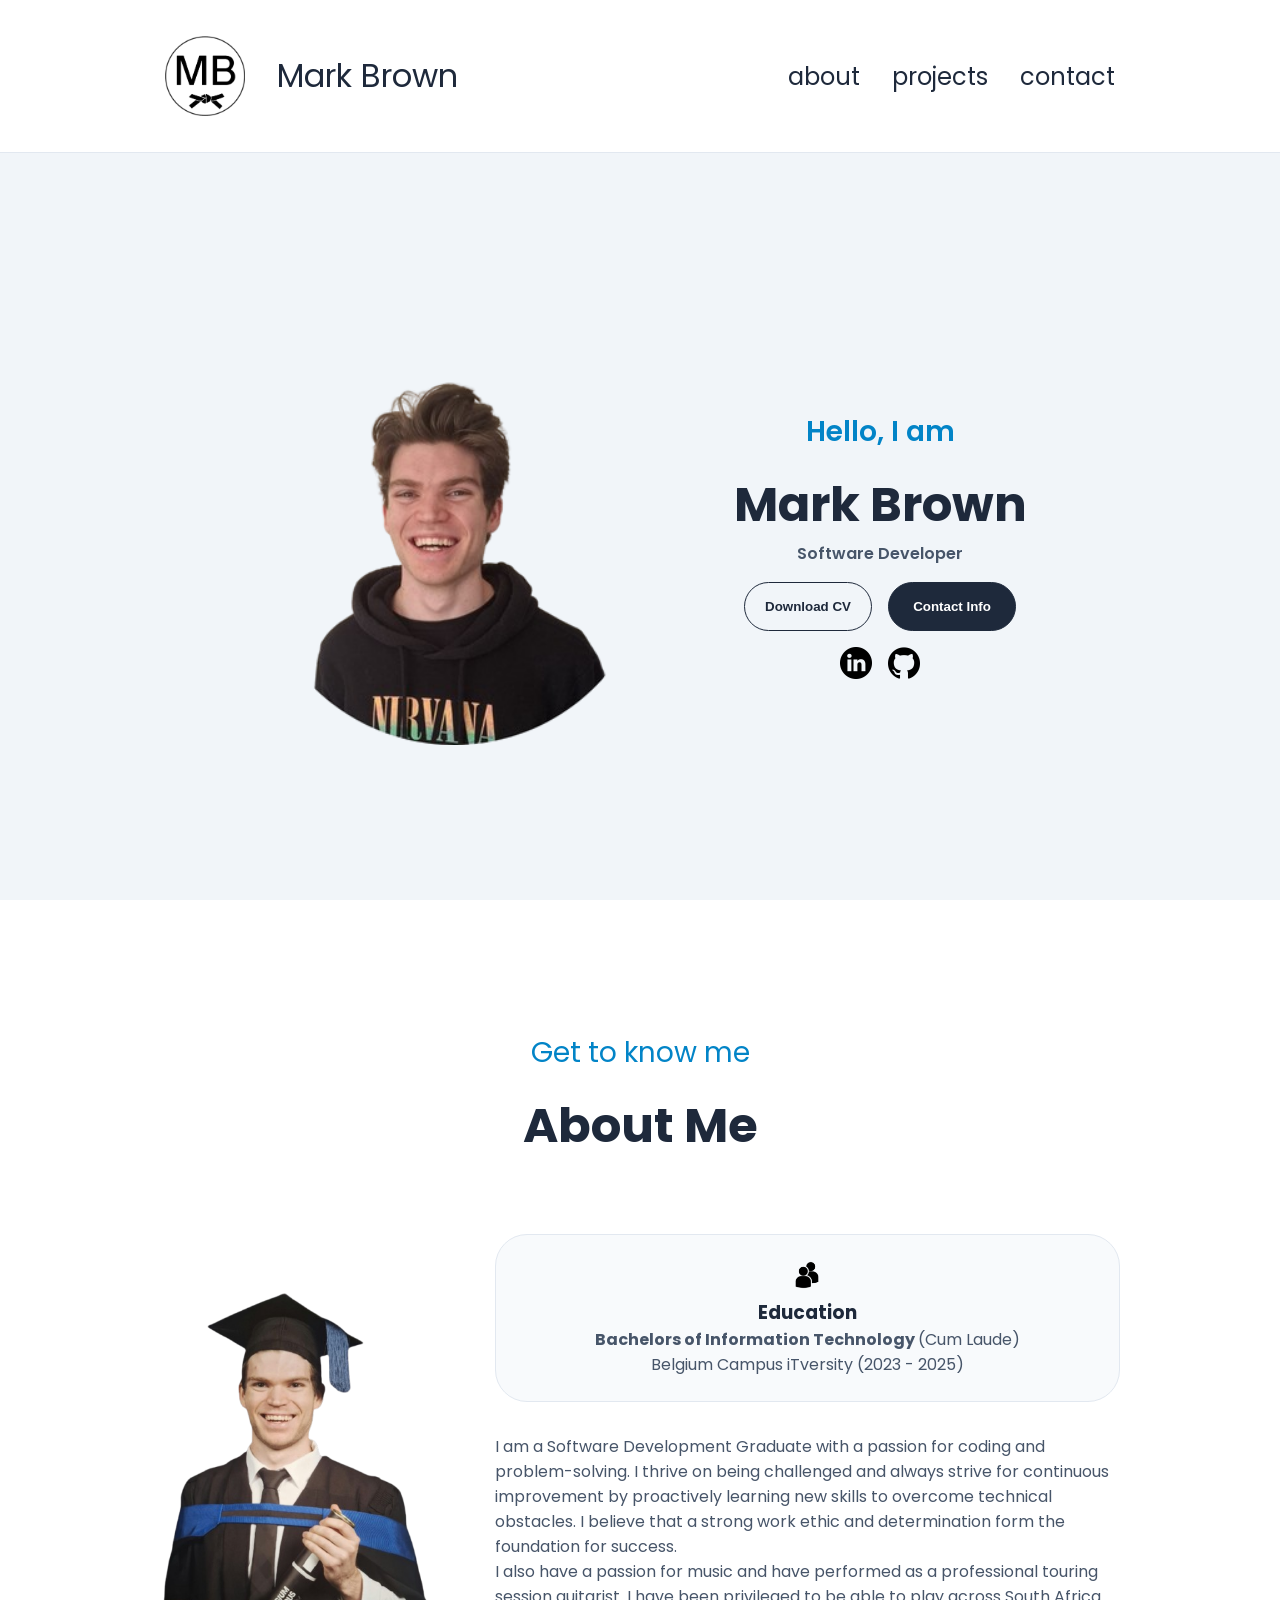
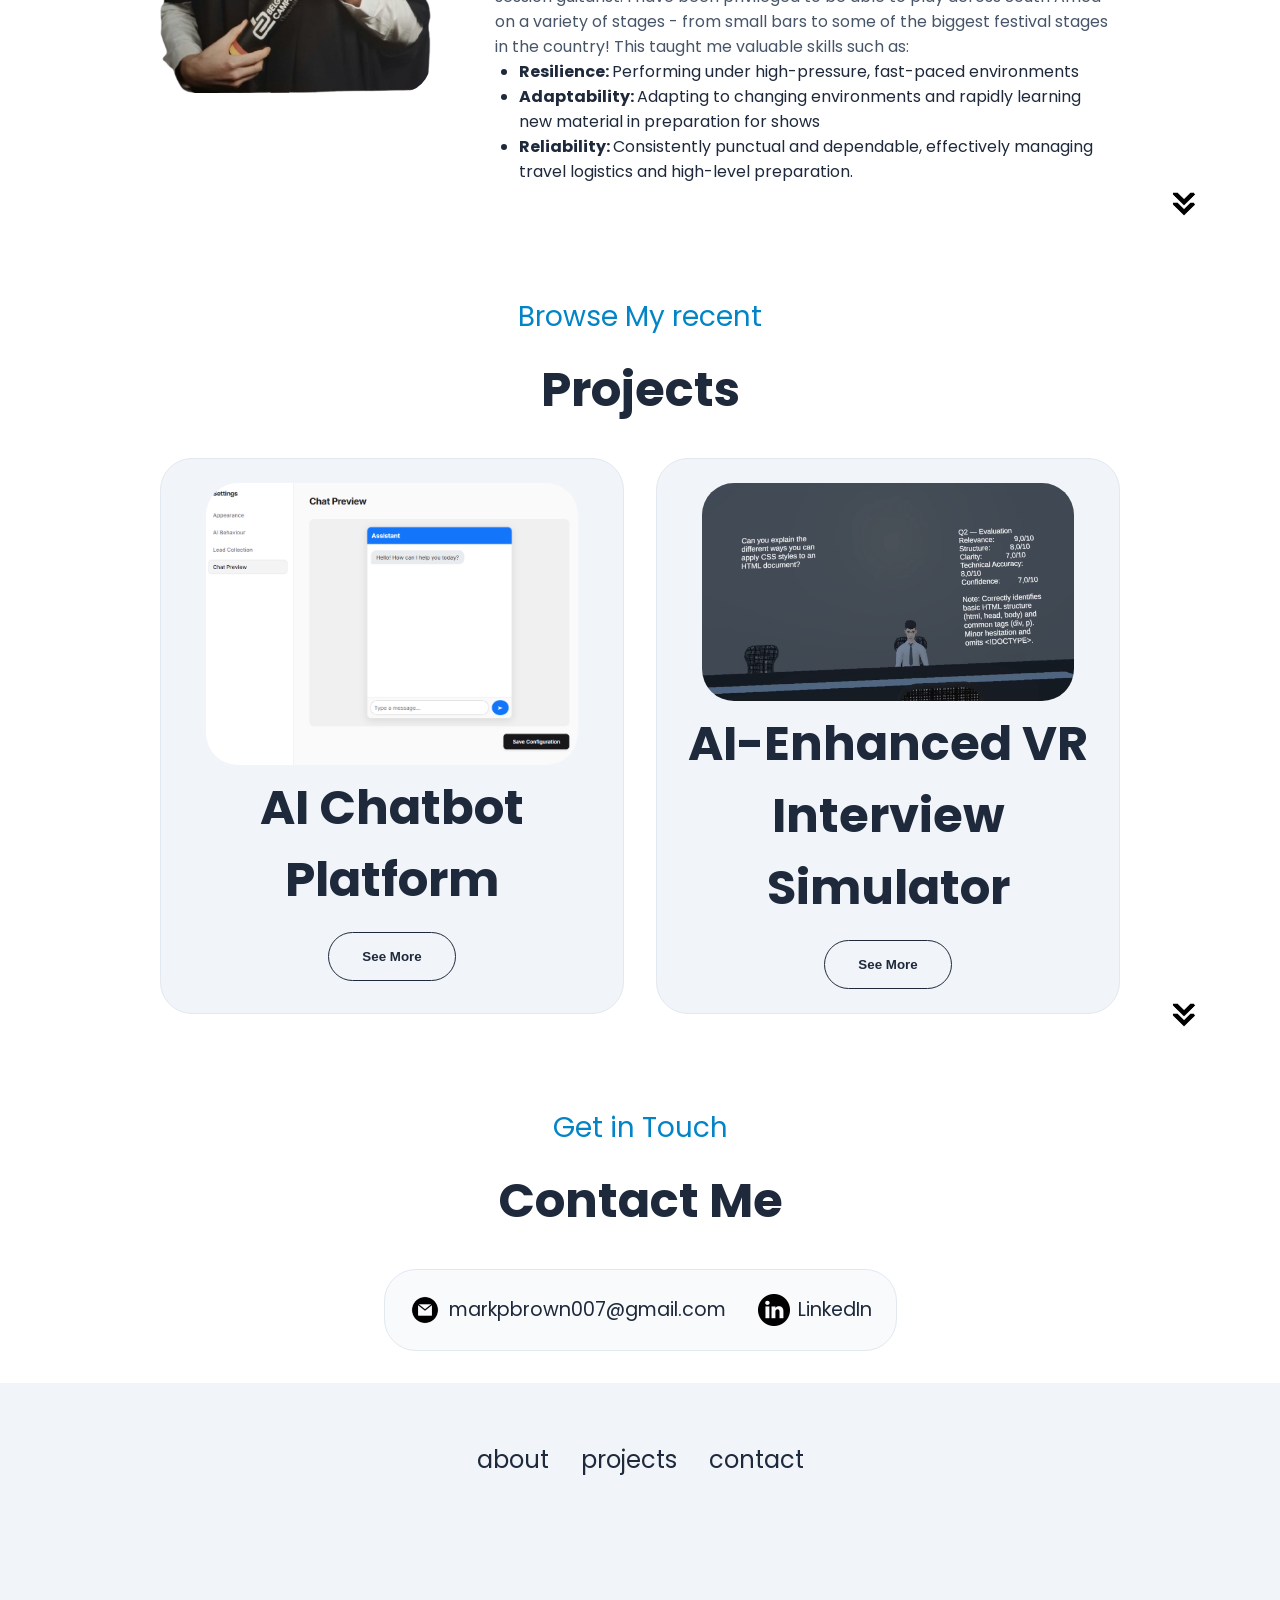
<file: index.html>
<!DOCTYPE html>
<html lang="en">
<head>
  <meta charset="UTF-8">
  <meta name="viewport" content="width=device-width, initial-scale=1.0">
  <title>Mark Brown</title>
  <link rel="stylesheet" href="style.css">
  <link rel="stylesheet" href="mediaquieries.css">
</head>
<body>

  <nav id="desktop-nav">
    <div class="logo">
      <img src="assets/logo.png" class="logo-image">
      <span class="logo-text">Mark Brown</span>
    </div>

    <div>
      <ul class="nav-links">
        <li><a href="#about">about</a></li>
        <li><a href="#projects">projects</a></li>
        <li><a href="#contact">contact</a></li>
      </ul>
    </div>
  </nav>

  <nav id="hamburger-nav">
    <div class="logo">
      <img src="assets/logo.png" class="logo-image">
      <span class="logo-text">Mark Brown</span>
    </div>
    
    <div class="hamburger-menu">
      <div class="hamburger-icon" onclick="toggleMenu()">
        <span></span>
        <span></span>
        <span></span>
      </div>

      <div class="menu-links">
        <li><a href="#about" onclick="toggleMenu()">about</a></li>
        <li><a href="#projects" onclick="toggleMenu()">projects</a></li>
        <li><a href="#contact" onclick="toggleMenu()">contact</a></li>
      </div>
    </div>
  </nav>

  <section id="profile">
    <div class="section__pic-container">
      <img src="./assets/profile-pic.png" alt="profile picture">
    </div>

    <div class="section__text">
      <p class="section__text__p1">
        Hello, I am
      </p>

      <h1 class="title">Mark Brown</h1>

      <p class="section__text__p2">Software Developer</p>
      
      <div class="btn-container">
        <button class="btn btn-color-2" onclick="window.open('./assets/Mark Brown CV.pdf')">
          Download CV
        </button>

        <button class="btn btn-color-1" onclick="location.href='#contact'">
          Contact Info
        </button>

      </div>

      <div id="socials-container">
        <img src="./assets/linkedin.png" alt="LinkedIn profile" class="icon" onclick="location.href='https://www.linkedin.com/in/mark-brown-69ba803a8/'">

        <img src="./assets/github.png" alt="GitHub profile" class="icon" onclick="location.href='https://github.com/markpbrown/markpbrown'">

      </div>
    </div>
  </section>

  <section id="about">
    <p class="section__text__p1">
      Get to know me
    </p>
    
    <h1 class="title">About Me</h1>

    <div class="section-container">
      <div class="section__pic-container">
        <img src="./assets/profile-pic-grad.png" alt="Profile Picture" class="about-pic">
      </div>

      <div class="about-details-container">
        <div class="about-containers">
          <div class="details-container">
            <img src="./assets/education.png" alt="experience icon" class="icon">

            <h3>Education</h3>
            <p><b>Bachelors of Information Technology </b>(Cum Laude)<br>Belgium Campus iTversity (2023 - 2025)</p>
          </div>
        </div>

          <div class="text-container">
            <p>
              I am a Software Development Graduate with a passion for coding and problem-solving. I thrive on being challenged and always strive for continuous improvement by proactively learning new skills to overcome technical obstacles. I believe that a strong work ethic and determination form the foundation for success.
            </p>

            <p>
              I also have a passion for music and have performed as a professional touring session guitarist. I have been privileged to be able to play across South Africa on a variety of stages - from small bars to some of the biggest festival stages in the country! 
              This taught me valuable skills such as: 

              <ul>
                <li><b>Resilience: </b>Performing under high-pressure, fast-paced environments</li>
                <li><b>Adaptability: </b>Adapting to changing environments and rapidly learning new material in preparation for shows</li>
                <li><b>Reliability: </b>Consistently punctual and dependable, effectively managing travel logistics and high-level preparation.</li>
              </ul>
            </p>
          </div>

        
      </div>
    </div>

    <img src="./assets/arrow.png" alt="arrow icon" class="icon arrow" onclick="location.href='#projects'">
  </section>

  <section id="projects">
    <p class="section__text__p1">Browse My recent</p>

    <h1 class="title">Projects</h1>

    <div class="experience-details-container">
      <div class="about-containers">
        <div class="details-container color-container">

          <div class="article-container">
            <img src="./assets/chatbot.png" alt="project 1" class="project-img">
          </div>
  
          <h2 class="experience-sub-title project title">AI Chatbot Platform</h2>
  
          <div class="btn-container">
            <button class="btn-color-2 project btn" onclick="window.location.href='./project-one.html'">See More</button>
          </div>
  
        </div>
  
        <div class="details-container color-container">
  
          <div class="article-container">
            <img src="./assets/vr.png" alt="project 2" class="project-img">
          </div>
  
          <h2 class="experience-sub-title project title">AI-Enhanced VR Interview Simulator</h2>
  
          <div class="btn-container">
            <button class="btn-color-2 project btn" onclick="window.location.href='./project-two.html'">See More</button>
          </div>
  
        </div>
      </div>
      
    </div>

    <br>
    <img src="./assets/arrow.png" alt="arrow icon" class="icon arrow" onclick="location.href='#contact'">

  </section>

  <section id="contact">
    <p class="section__text__p1">Get in Touch</p>

    <h1 class="title">Contact Me</h1>

    <div class="contact-info-upper-container">
      <div class="contact-info-container">
        <img src="./assets/email.png" alt="email icon" class="icon contact-icon">

        <p><a href="mailto:markpbrown007@gmail.com">markpbrown007@gmail.com</a></p>
      </div>

      <div class="contact-info-container">
        <img src="./assets/linkedin.png" alt="LinkedIn icon" class="icon contact-icon">

        <p><a href="https://www.linkedin.com/in/mark-brown-69ba803a8/">LinkedIn</a></p>
      </div>

  </section>
  
  <footer>
    <nav>
      <div class="nav-links-container">
        <ul class="nav-links">
          <li><a href="#about">about</a></li>
          <li><a href="#projects">projects</a></li>
          <li><a href="#contact">contact</a></li>
        </ul>
      </div>
    </nav>

  </footer>

  <script src="script.js"></script>
</body>
</html>
</file>
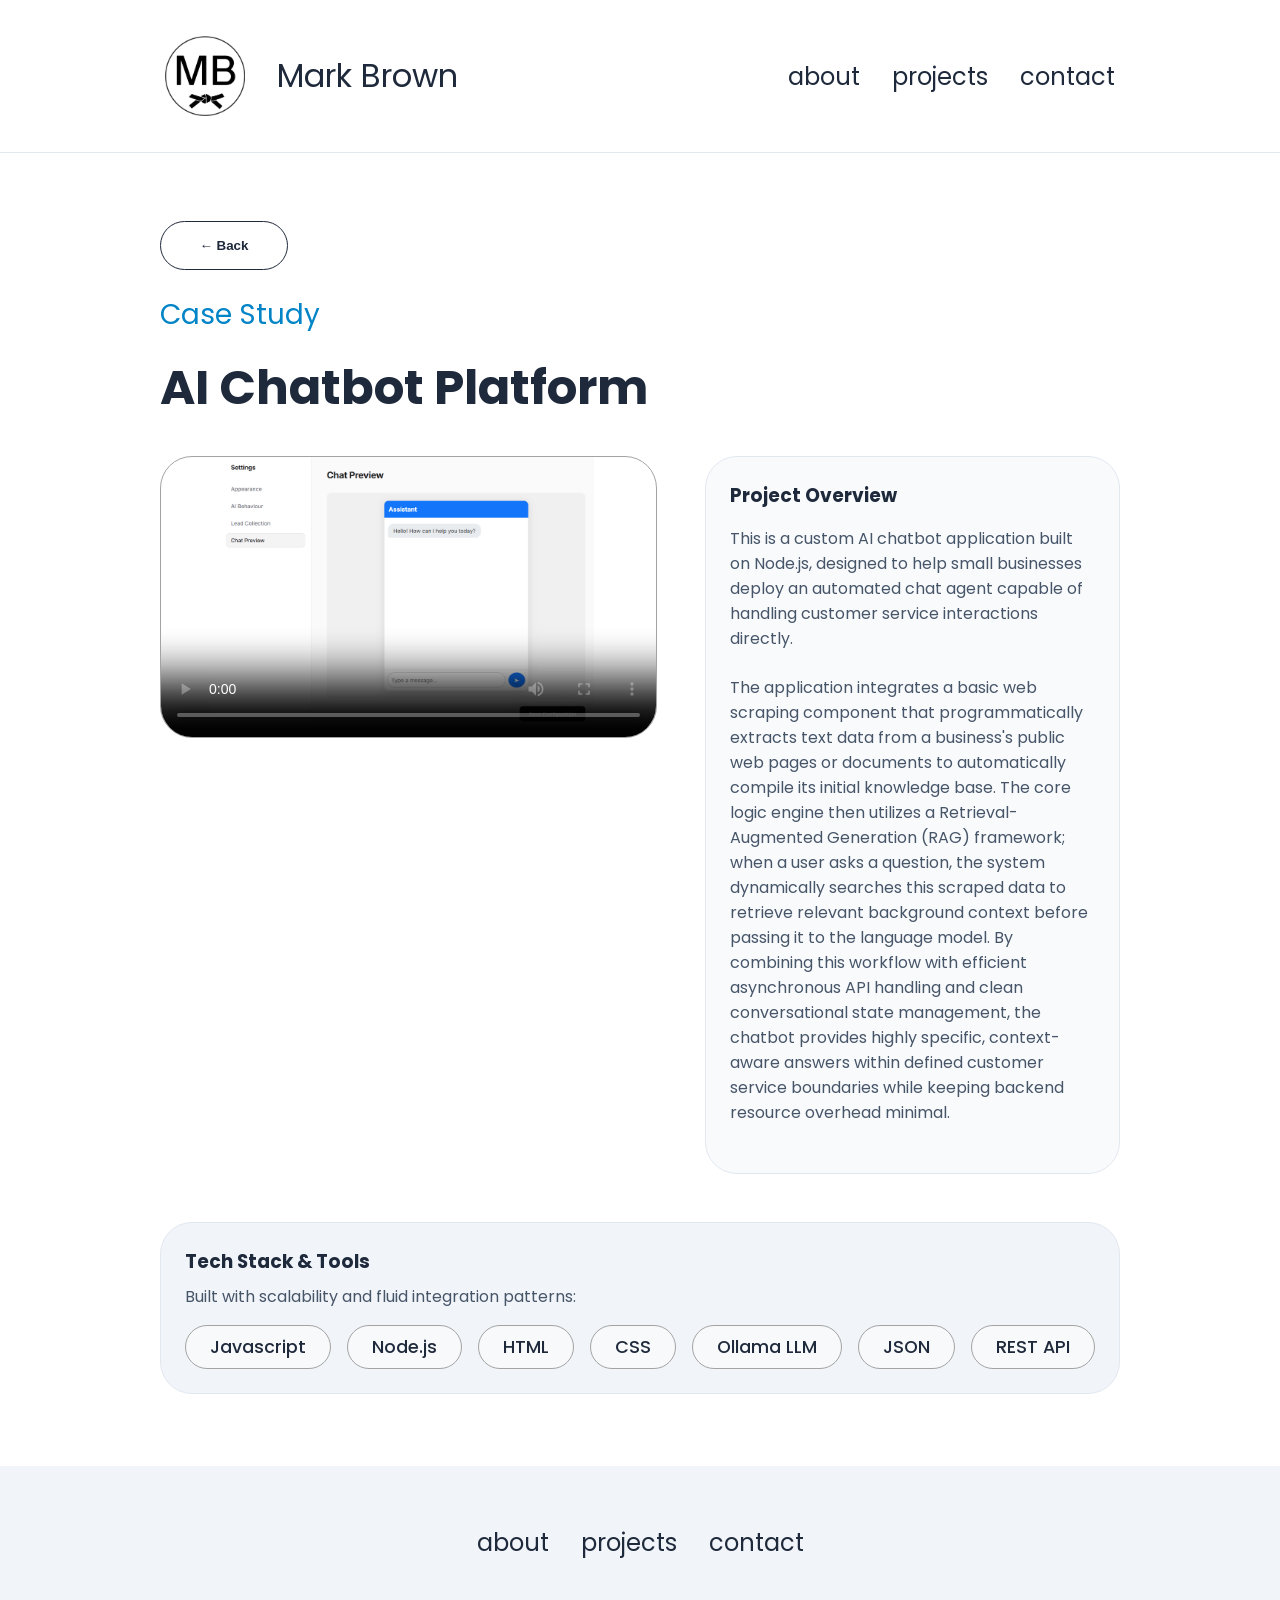
<file: project-one.html>
<!DOCTYPE html>
<html lang="en">
<head>
  <meta charset="UTF-8">
  <meta name="viewport" content="width=device-width, initial-scale=1.0">
  <title>Project Two Details - Mark Brown</title>
  <link rel="stylesheet" href="style.css">
  <link rel="stylesheet" href="mediaquieries.css">
  <style>
    /* Matching extensions to seamlessly fit your current layout core */
    .project-detail-container {
      display: flex;
      flex-direction: column;
      gap: 3rem;
      margin-top: 2rem;
    }
    .media-layout {
      display: grid;
      grid-template-columns: 1.2fr 1fr;
      gap: 3rem;
    }
    .video-wrapper {
      position: relative;
      padding-bottom: 56.25%;
      height: 0;
      overflow: hidden;
      border-radius: 2rem;
      border: 0.1rem solid rgb(163, 163, 163);
    }
    .video-wrapper iframe, .video-wrapper video {
      position: absolute;
      top: 0;
      left: 0;
      width: 100%;
      height: 100%;
      border: none;
    }
    .screenshot-gallery {
      display: grid;
      grid-template-columns: 1fr 1fr;
      gap: 1.5rem;
    }
    .screenshot-gallery img {
      width: 100%;
      height: auto;
      border-radius: 1.5rem;
      border: 0.1rem solid rgb(220, 220, 220);
    }
    .tech-badges {
      display: flex;
      flex-wrap: wrap;
      gap: 1rem;
      margin-top: 1rem;
    }
    .badge {
      background-color: #f8f9fa;
      border: 0.1rem solid rgb(163, 163, 163);
      padding: 0.5rem 1.5rem;
      border-radius: 2rem;
      font-weight: 500;
      font-size: 1.1rem;
    }
    .back-nav {
      margin-top: 2rem;
    }
    @media screen and (max-width: 1200px) {
      .media-layout {
        grid-template-columns: 1fr;
      }
      section {
        height: auto !important;
        margin: 0 2rem !important;
      }
    }
  </style>
</head>
<body>

  <nav id="desktop-nav">
    <div class="logo">
      <img src="assets/logo.png" class="logo-image" alt="Logo">
      <span class="logo-text">Mark Brown</span>
    </div>
    <div>
      <ul class="nav-links">
        <li><a href="index.html#about">about</a></li>
        <li><a href="index.html#projects">projects</a></li>
        <li><a href="index.html#contact">contact</a></li>
      </ul>
    </div>
  </nav>

  <nav id="hamburger-nav">
    <div class="logo">
      <img src="assets/logo.png" class="logo-image">
      <span class="logo-text">Mark Brown</span>
    </div>
    
    <div class="hamburger-menu">
      <div class="hamburger-icon" onclick="toggleMenu()">
        <span></span>
        <span></span>
        <span></span>
      </div>

      <div class="menu-links">
        <li><a href="index.html#about" onclick="toggleMenu()">about</a></li>
        <li><a href="index.html#projects" onclick="toggleMenu()">projects</a></li>
        <li><a href="index.html#contact" onclick="toggleMenu()">contact</a></li>
      </div>
    </div>
  </nav>

  <section id="project-two-details" style="height: auto; min-height: 85vh; padding-bottom: 8vh;">
    <div class="back-nav">
      <button class="btn btn-color-2" onclick="location.href='index.html#projects'">← Back</button>
    </div>

    <p class="section__text__p1" style="text-align: left; margin-top: 1.5rem;">Case Study</p>
    <h1 class="title" style="text-align: left; margin-bottom: 2rem;">AI Chatbot Platform</h1>

    <div class="project-detail-container">
      
      <div class="media-layout">
        <div class="video-wrapper">
          <video controls preload="metadata" poster="./assets/chatbot.png">
            <source src="./assets/Chatbot Demo.mp4" type="video/mp4">
            Your browser does not support the video tag.
          </video>
        </div>

        <div class="details-container" style="text-align: left;">
          <h3>Project Overview</h3>
          <p style="margin-top: 1rem; margin-bottom: 1.5rem;">
            This is a custom AI chatbot application built on Node.js, designed to help small businesses deploy an automated chat agent capable of handling customer service interactions directly.
          </p>
          <p style="margin-top: 1rem; margin-bottom: 1.5rem;">
            The application integrates a basic web scraping component that programmatically extracts text data from a business's public web pages or documents to automatically compile its initial knowledge base. The core logic engine then utilizes a Retrieval-Augmented Generation (RAG) framework; when a user asks a question, the system dynamically searches this scraped data to retrieve relevant background context before passing it to the language model. By combining this workflow with efficient asynchronous API handling and clean conversational state management, the chatbot provides highly specific, context-aware answers within defined customer service boundaries while keeping backend resource overhead minimal.
          </p>

        </div>
      </div>

      <div class="details-container color-container" style="text-align: left;">
        <h3 style="margin: 0 0 0.5rem 0;">Tech Stack & Tools</h3>
        <p>Built with scalability and fluid integration patterns:</p>
        <div class="tech-badges">
          <span class="badge">Javascript</span>
          <span class="badge">Node.js</span>
          <span class="badge">HTML</span>
          <span class="badge">CSS</span>
          <span class="badge">Ollama LLM</span>
          <span class="badge">JSON</span>
          <span class="badge">REST API</span>
        </div>
      </div>

    </div>
  </section>

  <footer>
    <nav>
      <div class="nav-links-container">
        <ul class="nav-links">
          <li><a href="index.html#about">about</a></li>
          <li><a href="index.html#projects">projects</a></li>
          <li><a href="index.html#contact">contact</a></li>
        </ul>
      </div>
    </nav>
  </footer>

  <script src="script.js"></script>

</body>
</html>
</file>
<file: style.css>
@import url('https://fonts.googleapis.com/css2?family=Poppins:wght@300;400;500;600&display=swap');

/* Apply it to your sections */
section {
  view-timeline-name: --section-reveal;
  view-timeline-axis: block;
  
  /* Link the animation to the scroll timeline */
  animation: revealOnScroll linear both;
  animation-timeline: --section-reveal;
  
  /* Tweak these percentages to control exactly when the fade starts/ends */
  animation-range: entry 10% cover 40%; 
}

/* GENERAL */
* {
  padding: 0;
  margin: 0;
  box-sizing: border-box;
}

body {
 font-family: "Poppins", 'sans seriff';
 color: #1e293b; /* Slate Dark for rich text readability */
 background-color: #ffffff;
}

html {
  scroll-behavior: smooth;
}

p {
  color: #475569; /* Soft tech-slate for paragraphs */
}

::-webkit-scrollbar {
  width: 10px;
}

::-webkit-scrollbar-track {
  background: #f1f5f9; 
}

/* Custom scrollbar thumb (the moving bar) */
::-webkit-scrollbar-thumb {
  background: #cbd5e1; 
  border-radius: 5px;
}

::-webkit-scrollbar-thumb:hover {
  background: #0284c7; /* Changes to accent color when hovered */
}

/* TRANSITION */
a, .btn {
  transition: all 300ms ease;
}

/* NAV */
nav, .nav-links {
  display: flex;
}

nav {
  align-items: center;
  justify-content: space-around;
  height: 17vh;
  border-bottom: 0.1rem solid #ebd0ce;
  border-color: #e2e8f0;
  background-color: #ffffff;
}

.nav-links {
  gap: 2rem;
  list-style: none;
  font-size: 1.5rem;
}

a {
  color: #1e293b;
  text-decoration: none;
  text-decoration-color: white;
}

a:hover {
  color: #0284c7; /* Vibrant Electric Blue Accent */
  text-decoration: underline;
  text-underline-offset: 1rem;
  text-decoration-color: #0284c7;
}

.logo {
  font-size: 2rem;
  display: flex;
  align-items: center;
  gap: 2rem;
}

.logo img {
  height: 5rem;
  width: auto;
}

.logo:hover {
  cursor: default;
}

/* HAMBURGER MENU */
#hamburger-nav {
  display: none;
}

.hamburger-menu {
  position: relative;
  display: inline-block;
}

.hamburger-icon {
  display: flex;
  flex-direction: column;
  justify-content: space-between;
  height: 24px;
  width: 30px;
  cursor: pointer;
}

.hamburger-icon span {
  width: 100%;
  height: 2px;
  background-color: #1e293b;
  transition: all 0.3s ease-in-out;
}

.menu-links {
  position: absolute;
  top: 100%;
  right: 0;
  background-color: white;
  width: fit-content;
  max-height: 0;
  overflow: hidden;
  transition: all 0.3s ease-in-out;
  border-radius: 0.5rem;
}

.menu-links a {
  display: block;
  padding: 10px;
  text-align: center;
  font-size: 1.5rem;
  color: #1e293b;
  text-decoration: none;
}

.menu-links li {
  list-style: none;
}

.menu-links.open {
  max-height: 300px;
  border: 1px solid #e2e8f0;
}

/* SECTIONS */
section {
  padding-top: 4vh;
  height: 96vh;
  margin: 0 10rem;
  box-sizing: border-box;
  min-height: fit-content;
}

.section-container {
  display: flex;
}

/* PROFILE */
#profile {
  display: flex;
  justify-content: center;
  gap: 5rem;
  height: 80vh;
  background-color: #f1f5f9; /* Soft Cool Gray backdrop for hero entry */
  margin: 0 0;
}

.section__pic-container {
  display: flex;
  height: 400px;
  width: 400px;
  margin: auto 0;
}

.section__text {
  align-self: center;
  text-align: center;
}

.section__text p {
  font-weight: 600;
}

.section__text__p1 {
  text-align: center;
  font-size: 1.75rem;
  margin-bottom: 1rem;
  color: #0284c7;
}

.title {
  font-size: 3rem;
  text-align: center;
  color: #1e293b;
}

#socials-container {
  display: flex;
  justify-content: center;
  margin-top: 1rem;
  gap: 1rem;
}

/* ICONS */
.icon {
  cursor: pointer;
  height: 2rem;
}

/* BUTTONS */
.btn-container {
  display: flex;
  justify-content: center;
  gap: 1rem;
  margin-top: 1rem;
}

.btn {
  font-weight: 600;
  padding: 1rem;
  transition: all 300ms ease;
  width: 8rem;
  border-radius: 2rem;
}

.btn-color-1, .btn-color-2 {
  border: #1e293b 0.1rem solid;
}

.btn-color-1 {
  background: #1e293b;
  color: white;
}

.btn-color-1:hover {
  background: #0284c7;
  border-color: #0284c7;
  cursor: pointer;
}

.btn-color-2 {
  background: none;
  color: #1e293b;
}

.btn-color-2:hover {
  background: #1e293b;
  color: white;
  cursor: pointer;
}

/* ABOUT */
#about {
  position: relative;
}

.about-containers {
  gap: 2rem;
  margin-bottom: 2rem;
  margin-top: 2rem;
}

.about-details-container {
  justify-content: center;
  flex-direction: column;
}

.about-containers, .about-details-container {
  display: flex;
}

.about-pic {
  border-radius: 2rem;
}

.arrow {
  position: absolute;
  right: -5rem;
  bottom: 2.5rem;
}

.details-container {
  padding: 1.5rem;
  flex: 1;
  background: #f8fafc; /* Subtle light gray card layout to offset clear white backgrounds */
  border-radius: 2rem;
  border: 0.1rem solid #e2e8f0;
  text-align: center;
}

.section-container {
  gap: 4rem;
  height: 80%;
}

.text-container ul {
  margin: 0 1.5rem;
}

/* PROJECTS */
#projects {
  position: relative;
}

.color-container {
  border-color: #e2e8f0;
  background: #f1f5f9; /* Breaks up the project section beautifully */
}

.project-img {
  border-radius: 2rem;
  width: 90%;
  height: 90%;
}

.project-title {
  margin: 1rem;
  color: #1e293b;
}

.project-btn {
  color: #1e293b;
  border-color: #cbd5e1;
}

/* CONTACT */
#contact {
  display: flex;
  justify-content: center;
  flex-direction: column;
  height: 70vh;
}

.contact-info-upper-container {
  display: flex;
  justify-content: center;
  border-radius: 2rem;
  border: 0.1rem solid #e2e8f0;
  background: #f8fafc;
  margin: 2rem auto;
  padding: 0.5rem;
}

.contact-info-container {
  display: flex;
  align-items: center;
  justify-content: center;
  gap: 0.5rem;
  margin: 1rem;
}

.contact-info-container p {
  font-size: larger;
}

.contact-info-container p a {
  color: #1e293b;
}

.contact-info-container p a:hover {
  color: #0284c7;
}

.contact-icon {
  cursor: default;
}

/* FOOTER */
footer {
  height: 26vh;
  margin: 0;
  background-color: #f1f5f9;
}

footer nav {
  border: none;
  background-color: #f1f5f9;
}
</file>
<file: mediaquieries.css>
@media screen and (max-width: 1400px) {
  #profile {
    height: 83vh;
    margin-bottom: 6rem;
  }
  .about-containers {
    flex-wrap: wrap;
  }
  #contact,
  #projects {
    height: fit-content;
  }
}

@media screen and (max-width: 1200px) {
  #desktop-nav {
    display: none;
  }
  #hamburger-nav {
    display: flex;
  }
  #experience,
  .experience-details-container {
    margin-top: 2rem;
  }
  #profile,
  .section-container {
    display: block;
  }
  .arrow {
    display: none;
  }
  section,
  .section-container {
    height: fit-content;
  }
  section {
    margin: 0 5%;
  }
  .section__pic-container {
    width: 275px;
    height: 275px;
    margin: 0 auto 2rem;
    justify-content: center;
  }
  .about-containers {
    margin-top: 0;
  }
}

@media screen and (max-width: 600px) {
  #contact,
  footer {
    height: 40vh;
  }
  #profile {
    height: 83vh;
    margin-bottom: 0;
  }
  article {
    font-size: 1rem;
  }
  footer nav {
    height: fit-content;
    margin-bottom: 2rem;
  }
  .about-containers,
  .contact-info-upper-container,
  .btn-container {
    flex-wrap: wrap;
  }
  .contact-info-container {
    margin: 0;
  }
  .contact-info-container p,
  .nav-links li a {
    font-size: 1rem;
  }
  .experience-sub-title {
    font-size: 1.25rem;
  }
  .logo {
    font-size: 1.5rem;
  }
  .nav-links {
    flex-direction: column;
    gap: 0.5rem;
    text-align: center;
  }
  .section__pic-container {
    width: auto;
    height: 46vw;
    justify-content: center;
  }
  .section__text__p2 {
    font-size: 1.25rem;
  }
  .title {
    font-size: 2rem;
  }
  .text-container {
    text-align: left;
  }
  .text-container p {
    margin-top: 1rem;
  }
}
</file>
